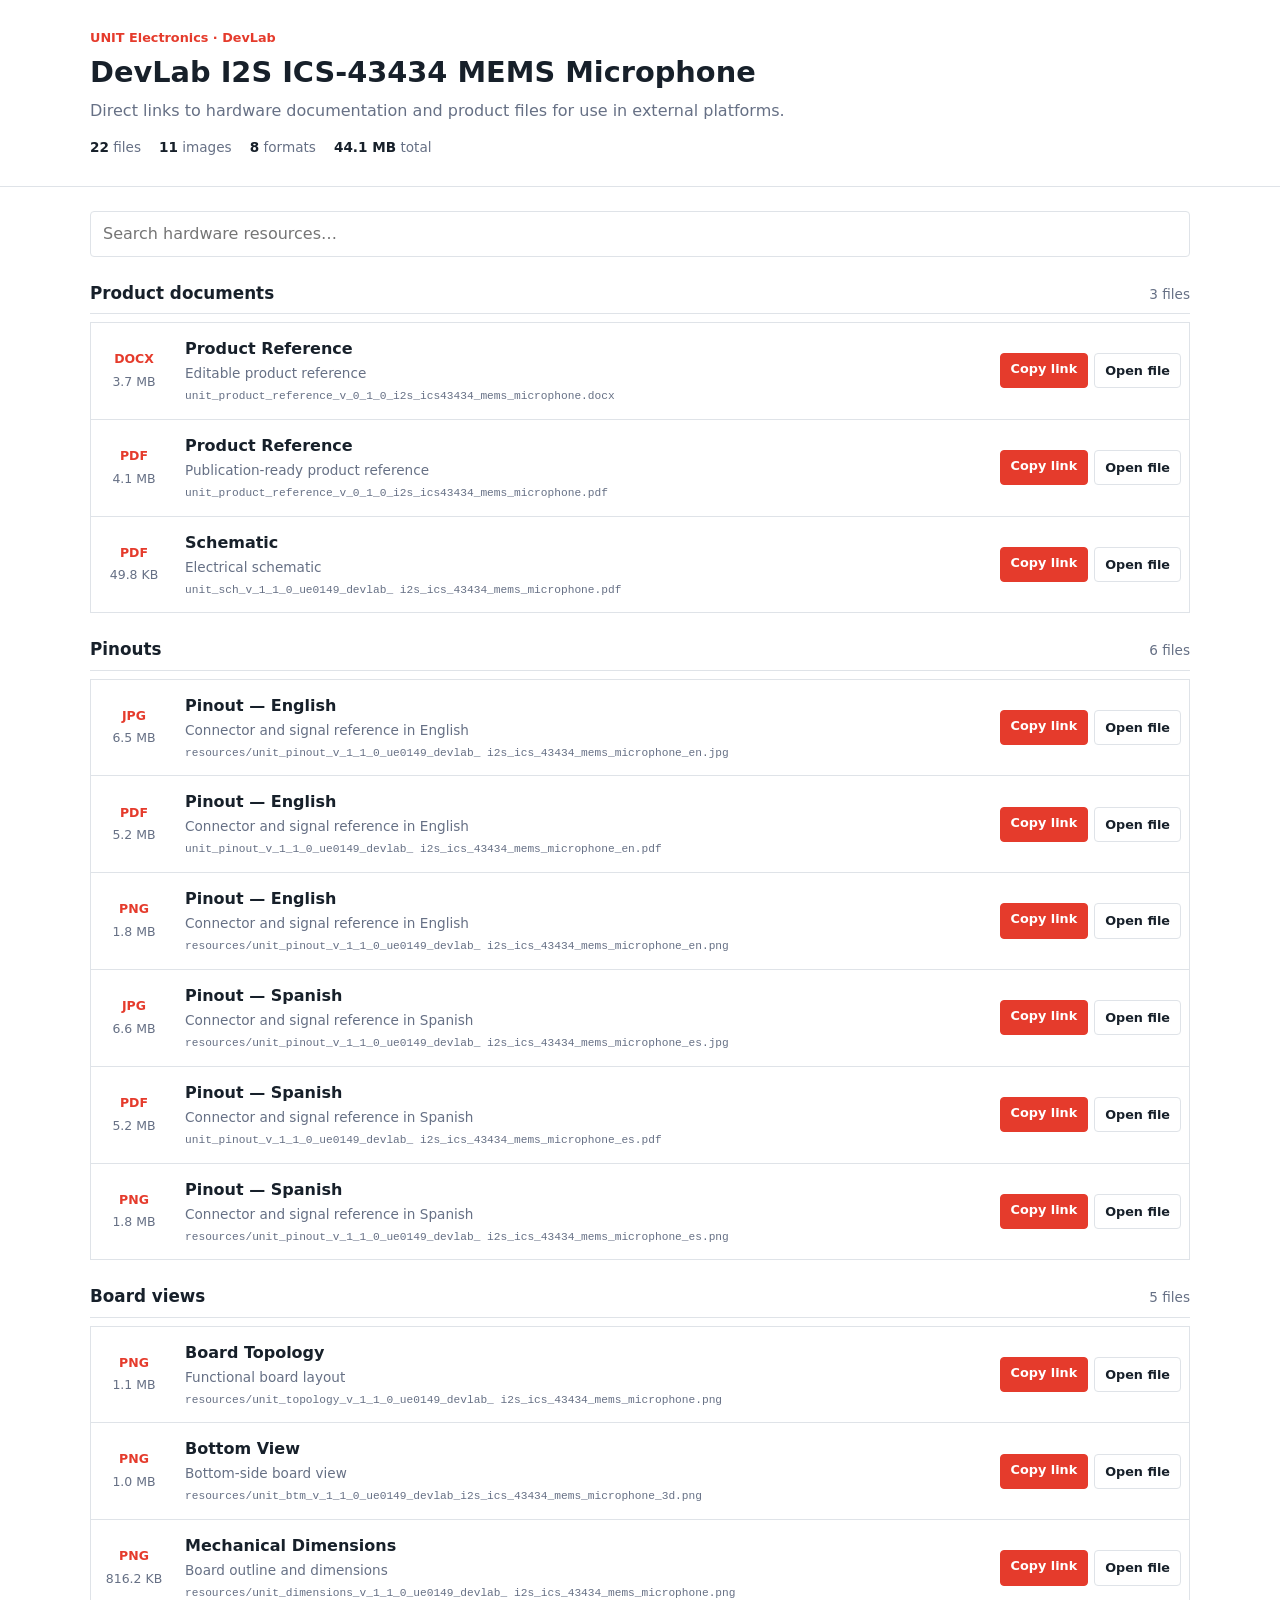
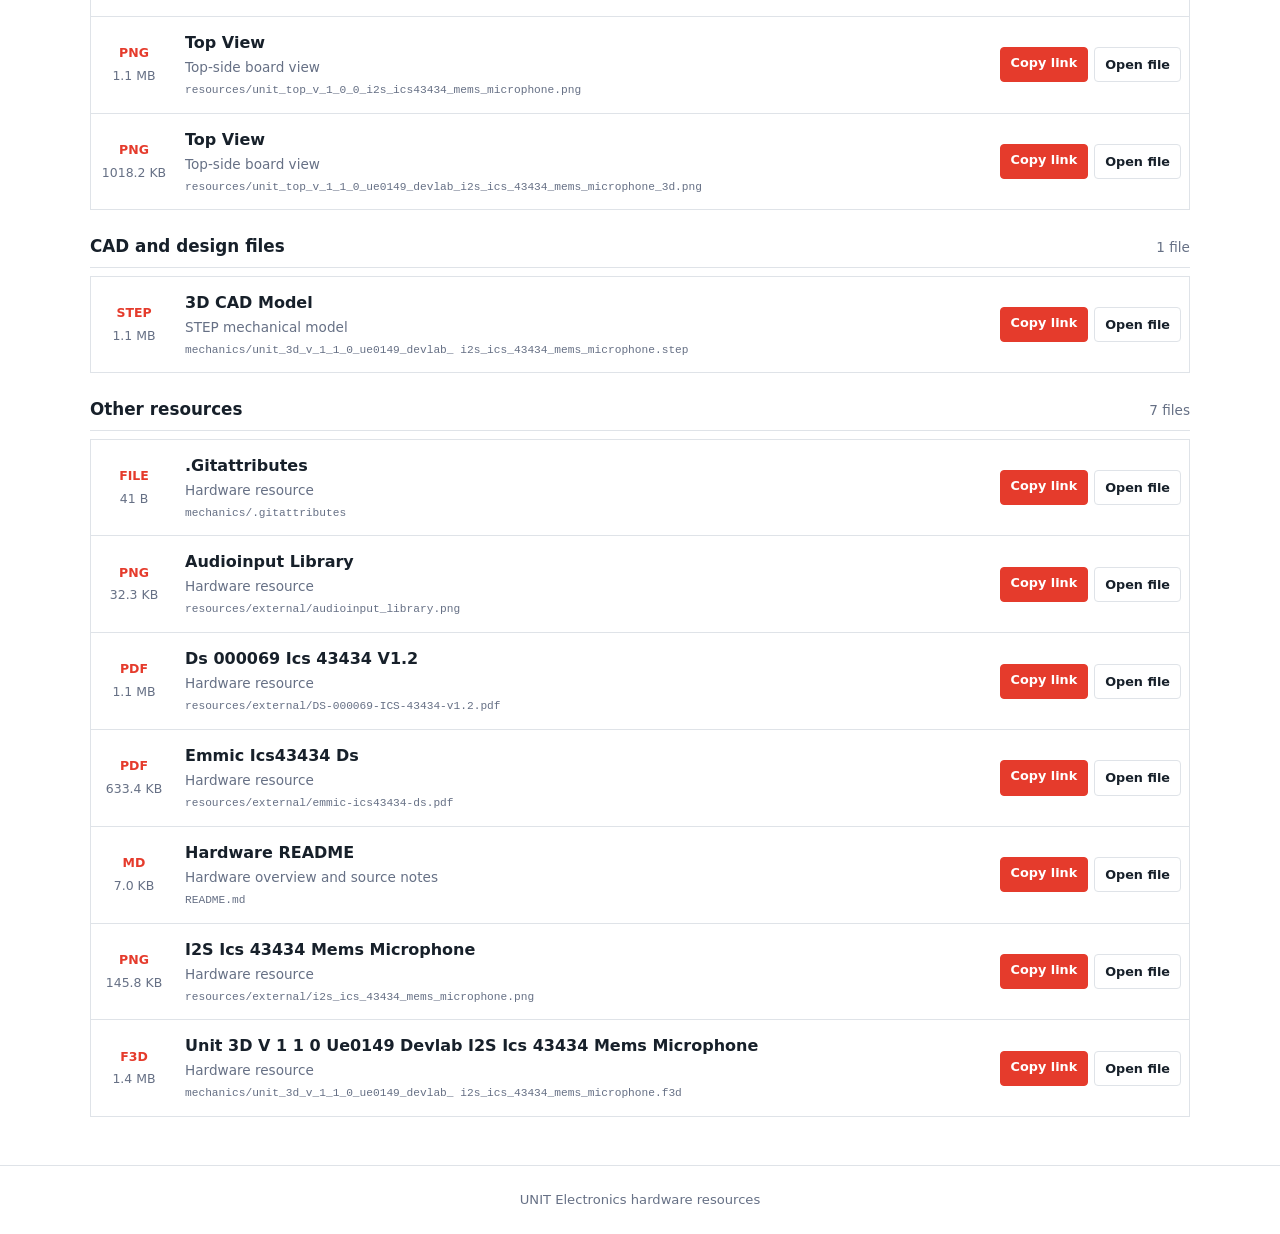
<file: docs/index.html>
<!DOCTYPE html>
<html lang="en">
<head>
  <base href="hardware/">
  <meta charset="UTF-8">
  <meta name="viewport" content="width=device-width, initial-scale=1.0">
  <meta name="description" content="DevLab I2S ICS-43434 MEMS Microphone hardware documentation and downloads">
  <title>DevLab I2S ICS-43434 MEMS Microphone | Hardware Resources</title>
  <style>
    :root {
      --ink: #17202a;
      --muted: #667085;
      --line: #dfe3e8;
      --brand: #e53b2c;
    }
    * { box-sizing: border-box; }
    body {
      margin: 0;
      color: var(--ink);
      font: 16px/1.5 Inter, ui-sans-serif, system-ui, -apple-system, sans-serif;
    }
    .site-header { border-bottom: 1px solid var(--line); }
    .header-content, main {
      width: min(1100px, calc(100% - 32px));
      margin: 0 auto;
    }
    .header-content { padding: 28px 0; }
    .eyebrow {
      margin: 0 0 4px;
      color: var(--brand);
      font-size: .8rem;
      font-weight: 700;
    }
    h1 { margin: 0; font-size: 1.8rem; }
    .subtitle { margin: 5px 0 0; color: var(--muted); }
    .summary {
      display: flex;
      flex-wrap: wrap;
      gap: 18px;
      margin-top: 14px;
      color: var(--muted);
      font-size: .85rem;
    }
    .summary strong { color: var(--ink); }
    main { padding: 24px 0 48px; }
    .toolbar { margin-bottom: 24px; }
    .search {
      width: 100%;
      padding: 10px 12px;
      border: 1px solid var(--line);
      border-radius: 4px;
      color: var(--ink);
      font: inherit;
    }
    .search:focus { outline: 2px solid #f6c4bf; border-color: var(--brand); }
    .resource-section { margin-top: 24px; }
    .section-heading {
      display: flex;
      align-items: baseline;
      justify-content: space-between;
      margin-bottom: 8px;
      border-bottom: 1px solid var(--line);
    }
    .section-heading h2 { margin: 0 0 7px; font-size: 1.05rem; }
    .section-heading span { color: var(--muted); font-size: .85rem; }
    .resource-list { border-top: 1px solid var(--line); }
    .resource-item {
      display: grid;
      grid-template-columns: 70px minmax(0, 1fr) auto;
      align-items: center;
      gap: 16px;
      padding: 14px 8px;
      border: 1px solid var(--line);
      border-top: 0;
    }
    .file-meta { display: grid; gap: 4px; text-align: center; }
    .file-type {
      color: var(--brand);
      font-size: .78rem;
    }
    .file-size { color: var(--muted); font-size: .78rem; }
    .resource-details { min-width: 0; }
    .resource-item h3 { margin: 0; font-size: 1rem; }
    .resource-item p {
      display: inline;
      margin: 0 8px 0 0;
      color: var(--muted);
      font-size: .85rem;
    }
    .resource-item code {
      display: block;
      overflow: hidden;
      margin-top: 3px;
      color: var(--muted);
      font-size: .7rem;
      text-overflow: ellipsis;
      white-space: nowrap;
    }
    .actions { display: flex; gap: 6px; }
    .button {
      display: inline-flex;
      justify-content: center;
      padding: 7px 10px;
      border: 1px solid var(--line);
      border-radius: 4px;
      color: var(--ink);
      background: #fff;
      cursor: pointer;
      text-decoration: none;
      font-size: .8rem;
      font-weight: 600;
      font-family: inherit;
    }
    .button:hover { border-color: #aeb4bd; }
    .button.primary { color: #fff; border-color: var(--brand); background: var(--brand); }
    .empty-state { display: none; padding: 32px 0; color: var(--muted); text-align: center; }
    footer { padding: 24px 16px; border-top: 1px solid var(--line); color: var(--muted); text-align: center; font-size: .82rem; }
    [hidden] { display: none !important; }
    .visually-hidden {
      position: absolute;
      width: 1px;
      height: 1px;
      padding: 0;
      margin: -1px;
      overflow: hidden;
      clip: rect(0, 0, 0, 0);
      white-space: nowrap;
      border: 0;
    }
    @media (max-width: 680px) {
      .resource-item { grid-template-columns: 52px minmax(0, 1fr); }
      .actions { grid-column: 1 / -1; padding-left: 68px; }
    }
  </style>
</head>
<body>
  <header class="site-header">
    <div class="header-content">
      <p class="eyebrow">UNIT Electronics · DevLab</p>
      <h1>DevLab I2S ICS-43434 MEMS Microphone</h1>
      <p class="subtitle">Direct links to hardware documentation and product files for use in external platforms.</p>
      <div class="summary" aria-label="Resource summary">
        <span><strong>22</strong> files</span>
        <span><strong>11</strong> images</span>
        <span><strong>8</strong> formats</span>
        <span><strong>44.1 MB</strong> total</span>
      </div>
    </div>
  </header>
  <main>
    <div class="toolbar">
      <label for="resource-search" class="visually-hidden">Search hardware resources</label>
      <input id="resource-search" class="search" type="search" placeholder="Search hardware resources…" autocomplete="off">
    </div>

      <section class="resource-section">
        <div class="section-heading">
          <h2>Product documents</h2>
          <span>3 files</span>
        </div>
        <div class="resource-list">
        <article class="resource-item" data-search="product reference unit_product_reference_v_0_1_0_i2s_ics43434_mems_microphone.docx editable product reference">
          <div class="file-meta">
            <strong class="file-type">DOCX</strong>
            <span class="file-size">3.7 MB</span>
          </div>
          <div class="resource-details">
            <h3>Product Reference</h3>
            <p>Editable product reference</p>
            <code title="unit_product_reference_v_0_1_0_i2s_ics43434_mems_microphone.docx">unit_product_reference_v_0_1_0_i2s_ics43434_mems_microphone.docx</code>
          </div>
          <div class="actions">
            <button class="button primary copy-link" type="button" data-url="unit_product_reference_v_0_1_0_i2s_ics43434_mems_microphone.docx">Copy link</button>
            <a class="button" href="unit_product_reference_v_0_1_0_i2s_ics43434_mems_microphone.docx" target="_blank" rel="noopener">Open file</a>
          </div>
        </article>

        <article class="resource-item" data-search="product reference unit_product_reference_v_0_1_0_i2s_ics43434_mems_microphone.pdf publication-ready product reference">
          <div class="file-meta">
            <strong class="file-type">PDF</strong>
            <span class="file-size">4.1 MB</span>
          </div>
          <div class="resource-details">
            <h3>Product Reference</h3>
            <p>Publication-ready product reference</p>
            <code title="unit_product_reference_v_0_1_0_i2s_ics43434_mems_microphone.pdf">unit_product_reference_v_0_1_0_i2s_ics43434_mems_microphone.pdf</code>
          </div>
          <div class="actions">
            <button class="button primary copy-link" type="button" data-url="unit_product_reference_v_0_1_0_i2s_ics43434_mems_microphone.pdf">Copy link</button>
            <a class="button" href="unit_product_reference_v_0_1_0_i2s_ics43434_mems_microphone.pdf" target="_blank" rel="noopener">Open file</a>
          </div>
        </article>

        <article class="resource-item" data-search="schematic unit_sch_v_1_1_0_ue0149_devlab_ i2s_ics_43434_mems_microphone.pdf electrical schematic">
          <div class="file-meta">
            <strong class="file-type">PDF</strong>
            <span class="file-size">49.8 KB</span>
          </div>
          <div class="resource-details">
            <h3>Schematic</h3>
            <p>Electrical schematic</p>
            <code title="unit_sch_v_1_1_0_ue0149_devlab_ i2s_ics_43434_mems_microphone.pdf">unit_sch_v_1_1_0_ue0149_devlab_ i2s_ics_43434_mems_microphone.pdf</code>
          </div>
          <div class="actions">
            <button class="button primary copy-link" type="button" data-url="unit_sch_v_1_1_0_ue0149_devlab_%20i2s_ics_43434_mems_microphone.pdf">Copy link</button>
            <a class="button" href="unit_sch_v_1_1_0_ue0149_devlab_%20i2s_ics_43434_mems_microphone.pdf" target="_blank" rel="noopener">Open file</a>
          </div>
        </article>
        </div>
      </section>
      <section class="resource-section">
        <div class="section-heading">
          <h2>Pinouts</h2>
          <span>6 files</span>
        </div>
        <div class="resource-list">
        <article class="resource-item" data-search="pinout — english resources/unit_pinout_v_1_1_0_ue0149_devlab_ i2s_ics_43434_mems_microphone_en.jpg connector and signal reference in english">
          <div class="file-meta">
            <strong class="file-type">JPG</strong>
            <span class="file-size">6.5 MB</span>
          </div>
          <div class="resource-details">
            <h3>Pinout — English</h3>
            <p>Connector and signal reference in English</p>
            <code title="resources/unit_pinout_v_1_1_0_ue0149_devlab_ i2s_ics_43434_mems_microphone_en.jpg">resources/unit_pinout_v_1_1_0_ue0149_devlab_ i2s_ics_43434_mems_microphone_en.jpg</code>
          </div>
          <div class="actions">
            <button class="button primary copy-link" type="button" data-url="resources/unit_pinout_v_1_1_0_ue0149_devlab_%20i2s_ics_43434_mems_microphone_en.jpg">Copy link</button>
            <a class="button" href="resources/unit_pinout_v_1_1_0_ue0149_devlab_%20i2s_ics_43434_mems_microphone_en.jpg" target="_blank" rel="noopener">Open file</a>
          </div>
        </article>

        <article class="resource-item" data-search="pinout — english unit_pinout_v_1_1_0_ue0149_devlab_ i2s_ics_43434_mems_microphone_en.pdf connector and signal reference in english">
          <div class="file-meta">
            <strong class="file-type">PDF</strong>
            <span class="file-size">5.2 MB</span>
          </div>
          <div class="resource-details">
            <h3>Pinout — English</h3>
            <p>Connector and signal reference in English</p>
            <code title="unit_pinout_v_1_1_0_ue0149_devlab_ i2s_ics_43434_mems_microphone_en.pdf">unit_pinout_v_1_1_0_ue0149_devlab_ i2s_ics_43434_mems_microphone_en.pdf</code>
          </div>
          <div class="actions">
            <button class="button primary copy-link" type="button" data-url="unit_pinout_v_1_1_0_ue0149_devlab_%20i2s_ics_43434_mems_microphone_en.pdf">Copy link</button>
            <a class="button" href="unit_pinout_v_1_1_0_ue0149_devlab_%20i2s_ics_43434_mems_microphone_en.pdf" target="_blank" rel="noopener">Open file</a>
          </div>
        </article>

        <article class="resource-item" data-search="pinout — english resources/unit_pinout_v_1_1_0_ue0149_devlab_ i2s_ics_43434_mems_microphone_en.png connector and signal reference in english">
          <div class="file-meta">
            <strong class="file-type">PNG</strong>
            <span class="file-size">1.8 MB</span>
          </div>
          <div class="resource-details">
            <h3>Pinout — English</h3>
            <p>Connector and signal reference in English</p>
            <code title="resources/unit_pinout_v_1_1_0_ue0149_devlab_ i2s_ics_43434_mems_microphone_en.png">resources/unit_pinout_v_1_1_0_ue0149_devlab_ i2s_ics_43434_mems_microphone_en.png</code>
          </div>
          <div class="actions">
            <button class="button primary copy-link" type="button" data-url="resources/unit_pinout_v_1_1_0_ue0149_devlab_%20i2s_ics_43434_mems_microphone_en.png">Copy link</button>
            <a class="button" href="resources/unit_pinout_v_1_1_0_ue0149_devlab_%20i2s_ics_43434_mems_microphone_en.png" target="_blank" rel="noopener">Open file</a>
          </div>
        </article>

        <article class="resource-item" data-search="pinout — spanish resources/unit_pinout_v_1_1_0_ue0149_devlab_ i2s_ics_43434_mems_microphone_es.jpg connector and signal reference in spanish">
          <div class="file-meta">
            <strong class="file-type">JPG</strong>
            <span class="file-size">6.6 MB</span>
          </div>
          <div class="resource-details">
            <h3>Pinout — Spanish</h3>
            <p>Connector and signal reference in Spanish</p>
            <code title="resources/unit_pinout_v_1_1_0_ue0149_devlab_ i2s_ics_43434_mems_microphone_es.jpg">resources/unit_pinout_v_1_1_0_ue0149_devlab_ i2s_ics_43434_mems_microphone_es.jpg</code>
          </div>
          <div class="actions">
            <button class="button primary copy-link" type="button" data-url="resources/unit_pinout_v_1_1_0_ue0149_devlab_%20i2s_ics_43434_mems_microphone_es.jpg">Copy link</button>
            <a class="button" href="resources/unit_pinout_v_1_1_0_ue0149_devlab_%20i2s_ics_43434_mems_microphone_es.jpg" target="_blank" rel="noopener">Open file</a>
          </div>
        </article>

        <article class="resource-item" data-search="pinout — spanish unit_pinout_v_1_1_0_ue0149_devlab_ i2s_ics_43434_mems_microphone_es.pdf connector and signal reference in spanish">
          <div class="file-meta">
            <strong class="file-type">PDF</strong>
            <span class="file-size">5.2 MB</span>
          </div>
          <div class="resource-details">
            <h3>Pinout — Spanish</h3>
            <p>Connector and signal reference in Spanish</p>
            <code title="unit_pinout_v_1_1_0_ue0149_devlab_ i2s_ics_43434_mems_microphone_es.pdf">unit_pinout_v_1_1_0_ue0149_devlab_ i2s_ics_43434_mems_microphone_es.pdf</code>
          </div>
          <div class="actions">
            <button class="button primary copy-link" type="button" data-url="unit_pinout_v_1_1_0_ue0149_devlab_%20i2s_ics_43434_mems_microphone_es.pdf">Copy link</button>
            <a class="button" href="unit_pinout_v_1_1_0_ue0149_devlab_%20i2s_ics_43434_mems_microphone_es.pdf" target="_blank" rel="noopener">Open file</a>
          </div>
        </article>

        <article class="resource-item" data-search="pinout — spanish resources/unit_pinout_v_1_1_0_ue0149_devlab_ i2s_ics_43434_mems_microphone_es.png connector and signal reference in spanish">
          <div class="file-meta">
            <strong class="file-type">PNG</strong>
            <span class="file-size">1.8 MB</span>
          </div>
          <div class="resource-details">
            <h3>Pinout — Spanish</h3>
            <p>Connector and signal reference in Spanish</p>
            <code title="resources/unit_pinout_v_1_1_0_ue0149_devlab_ i2s_ics_43434_mems_microphone_es.png">resources/unit_pinout_v_1_1_0_ue0149_devlab_ i2s_ics_43434_mems_microphone_es.png</code>
          </div>
          <div class="actions">
            <button class="button primary copy-link" type="button" data-url="resources/unit_pinout_v_1_1_0_ue0149_devlab_%20i2s_ics_43434_mems_microphone_es.png">Copy link</button>
            <a class="button" href="resources/unit_pinout_v_1_1_0_ue0149_devlab_%20i2s_ics_43434_mems_microphone_es.png" target="_blank" rel="noopener">Open file</a>
          </div>
        </article>
        </div>
      </section>
      <section class="resource-section">
        <div class="section-heading">
          <h2>Board views</h2>
          <span>5 files</span>
        </div>
        <div class="resource-list">
        <article class="resource-item" data-search="board topology resources/unit_topology_v_1_1_0_ue0149_devlab_ i2s_ics_43434_mems_microphone.png functional board layout">
          <div class="file-meta">
            <strong class="file-type">PNG</strong>
            <span class="file-size">1.1 MB</span>
          </div>
          <div class="resource-details">
            <h3>Board Topology</h3>
            <p>Functional board layout</p>
            <code title="resources/unit_topology_v_1_1_0_ue0149_devlab_ i2s_ics_43434_mems_microphone.png">resources/unit_topology_v_1_1_0_ue0149_devlab_ i2s_ics_43434_mems_microphone.png</code>
          </div>
          <div class="actions">
            <button class="button primary copy-link" type="button" data-url="resources/unit_topology_v_1_1_0_ue0149_devlab_%20i2s_ics_43434_mems_microphone.png">Copy link</button>
            <a class="button" href="resources/unit_topology_v_1_1_0_ue0149_devlab_%20i2s_ics_43434_mems_microphone.png" target="_blank" rel="noopener">Open file</a>
          </div>
        </article>

        <article class="resource-item" data-search="bottom view resources/unit_btm_v_1_1_0_ue0149_devlab_i2s_ics_43434_mems_microphone_3d.png bottom-side board view">
          <div class="file-meta">
            <strong class="file-type">PNG</strong>
            <span class="file-size">1.0 MB</span>
          </div>
          <div class="resource-details">
            <h3>Bottom View</h3>
            <p>Bottom-side board view</p>
            <code title="resources/unit_btm_v_1_1_0_ue0149_devlab_i2s_ics_43434_mems_microphone_3d.png">resources/unit_btm_v_1_1_0_ue0149_devlab_i2s_ics_43434_mems_microphone_3d.png</code>
          </div>
          <div class="actions">
            <button class="button primary copy-link" type="button" data-url="resources/unit_btm_v_1_1_0_ue0149_devlab_i2s_ics_43434_mems_microphone_3d.png">Copy link</button>
            <a class="button" href="resources/unit_btm_v_1_1_0_ue0149_devlab_i2s_ics_43434_mems_microphone_3d.png" target="_blank" rel="noopener">Open file</a>
          </div>
        </article>

        <article class="resource-item" data-search="mechanical dimensions resources/unit_dimensions_v_1_1_0_ue0149_devlab_ i2s_ics_43434_mems_microphone.png board outline and dimensions">
          <div class="file-meta">
            <strong class="file-type">PNG</strong>
            <span class="file-size">816.2 KB</span>
          </div>
          <div class="resource-details">
            <h3>Mechanical Dimensions</h3>
            <p>Board outline and dimensions</p>
            <code title="resources/unit_dimensions_v_1_1_0_ue0149_devlab_ i2s_ics_43434_mems_microphone.png">resources/unit_dimensions_v_1_1_0_ue0149_devlab_ i2s_ics_43434_mems_microphone.png</code>
          </div>
          <div class="actions">
            <button class="button primary copy-link" type="button" data-url="resources/unit_dimensions_v_1_1_0_ue0149_devlab_%20i2s_ics_43434_mems_microphone.png">Copy link</button>
            <a class="button" href="resources/unit_dimensions_v_1_1_0_ue0149_devlab_%20i2s_ics_43434_mems_microphone.png" target="_blank" rel="noopener">Open file</a>
          </div>
        </article>

        <article class="resource-item" data-search="top view resources/unit_top_v_1_0_0_i2s_ics43434_mems_microphone.png top-side board view">
          <div class="file-meta">
            <strong class="file-type">PNG</strong>
            <span class="file-size">1.1 MB</span>
          </div>
          <div class="resource-details">
            <h3>Top View</h3>
            <p>Top-side board view</p>
            <code title="resources/unit_top_v_1_0_0_i2s_ics43434_mems_microphone.png">resources/unit_top_v_1_0_0_i2s_ics43434_mems_microphone.png</code>
          </div>
          <div class="actions">
            <button class="button primary copy-link" type="button" data-url="resources/unit_top_v_1_0_0_i2s_ics43434_mems_microphone.png">Copy link</button>
            <a class="button" href="resources/unit_top_v_1_0_0_i2s_ics43434_mems_microphone.png" target="_blank" rel="noopener">Open file</a>
          </div>
        </article>

        <article class="resource-item" data-search="top view resources/unit_top_v_1_1_0_ue0149_devlab_i2s_ics_43434_mems_microphone_3d.png top-side board view">
          <div class="file-meta">
            <strong class="file-type">PNG</strong>
            <span class="file-size">1018.2 KB</span>
          </div>
          <div class="resource-details">
            <h3>Top View</h3>
            <p>Top-side board view</p>
            <code title="resources/unit_top_v_1_1_0_ue0149_devlab_i2s_ics_43434_mems_microphone_3d.png">resources/unit_top_v_1_1_0_ue0149_devlab_i2s_ics_43434_mems_microphone_3d.png</code>
          </div>
          <div class="actions">
            <button class="button primary copy-link" type="button" data-url="resources/unit_top_v_1_1_0_ue0149_devlab_i2s_ics_43434_mems_microphone_3d.png">Copy link</button>
            <a class="button" href="resources/unit_top_v_1_1_0_ue0149_devlab_i2s_ics_43434_mems_microphone_3d.png" target="_blank" rel="noopener">Open file</a>
          </div>
        </article>
        </div>
      </section>
      <section class="resource-section">
        <div class="section-heading">
          <h2>CAD and design files</h2>
          <span>1 file</span>
        </div>
        <div class="resource-list">
        <article class="resource-item" data-search="3d cad model mechanics/unit_3d_v_1_1_0_ue0149_devlab_ i2s_ics_43434_mems_microphone.step step mechanical model">
          <div class="file-meta">
            <strong class="file-type">STEP</strong>
            <span class="file-size">1.1 MB</span>
          </div>
          <div class="resource-details">
            <h3>3D CAD Model</h3>
            <p>STEP mechanical model</p>
            <code title="mechanics/unit_3d_v_1_1_0_ue0149_devlab_ i2s_ics_43434_mems_microphone.step">mechanics/unit_3d_v_1_1_0_ue0149_devlab_ i2s_ics_43434_mems_microphone.step</code>
          </div>
          <div class="actions">
            <button class="button primary copy-link" type="button" data-url="mechanics/unit_3d_v_1_1_0_ue0149_devlab_%20i2s_ics_43434_mems_microphone.step">Copy link</button>
            <a class="button" href="mechanics/unit_3d_v_1_1_0_ue0149_devlab_%20i2s_ics_43434_mems_microphone.step" target="_blank" rel="noopener">Open file</a>
          </div>
        </article>
        </div>
      </section>
      <section class="resource-section">
        <div class="section-heading">
          <h2>Other resources</h2>
          <span>7 files</span>
        </div>
        <div class="resource-list">
        <article class="resource-item" data-search=".gitattributes mechanics/.gitattributes hardware resource">
          <div class="file-meta">
            <strong class="file-type">FILE</strong>
            <span class="file-size">41 B</span>
          </div>
          <div class="resource-details">
            <h3>.Gitattributes</h3>
            <p>Hardware resource</p>
            <code title="mechanics/.gitattributes">mechanics/.gitattributes</code>
          </div>
          <div class="actions">
            <button class="button primary copy-link" type="button" data-url="mechanics/.gitattributes">Copy link</button>
            <a class="button" href="mechanics/.gitattributes" target="_blank" rel="noopener">Open file</a>
          </div>
        </article>

        <article class="resource-item" data-search="audioinput library resources/external/audioinput_library.png hardware resource">
          <div class="file-meta">
            <strong class="file-type">PNG</strong>
            <span class="file-size">32.3 KB</span>
          </div>
          <div class="resource-details">
            <h3>Audioinput Library</h3>
            <p>Hardware resource</p>
            <code title="resources/external/audioinput_library.png">resources/external/audioinput_library.png</code>
          </div>
          <div class="actions">
            <button class="button primary copy-link" type="button" data-url="resources/external/audioinput_library.png">Copy link</button>
            <a class="button" href="resources/external/audioinput_library.png" target="_blank" rel="noopener">Open file</a>
          </div>
        </article>

        <article class="resource-item" data-search="ds 000069 ics 43434 v1.2 resources/external/ds-000069-ics-43434-v1.2.pdf hardware resource">
          <div class="file-meta">
            <strong class="file-type">PDF</strong>
            <span class="file-size">1.1 MB</span>
          </div>
          <div class="resource-details">
            <h3>Ds 000069 Ics 43434 V1.2</h3>
            <p>Hardware resource</p>
            <code title="resources/external/DS-000069-ICS-43434-v1.2.pdf">resources/external/DS-000069-ICS-43434-v1.2.pdf</code>
          </div>
          <div class="actions">
            <button class="button primary copy-link" type="button" data-url="resources/external/DS-000069-ICS-43434-v1.2.pdf">Copy link</button>
            <a class="button" href="resources/external/DS-000069-ICS-43434-v1.2.pdf" target="_blank" rel="noopener">Open file</a>
          </div>
        </article>

        <article class="resource-item" data-search="emmic ics43434 ds resources/external/emmic-ics43434-ds.pdf hardware resource">
          <div class="file-meta">
            <strong class="file-type">PDF</strong>
            <span class="file-size">633.4 KB</span>
          </div>
          <div class="resource-details">
            <h3>Emmic Ics43434 Ds</h3>
            <p>Hardware resource</p>
            <code title="resources/external/emmic-ics43434-ds.pdf">resources/external/emmic-ics43434-ds.pdf</code>
          </div>
          <div class="actions">
            <button class="button primary copy-link" type="button" data-url="resources/external/emmic-ics43434-ds.pdf">Copy link</button>
            <a class="button" href="resources/external/emmic-ics43434-ds.pdf" target="_blank" rel="noopener">Open file</a>
          </div>
        </article>

        <article class="resource-item" data-search="hardware readme readme.md hardware overview and source notes">
          <div class="file-meta">
            <strong class="file-type">MD</strong>
            <span class="file-size">7.0 KB</span>
          </div>
          <div class="resource-details">
            <h3>Hardware README</h3>
            <p>Hardware overview and source notes</p>
            <code title="README.md">README.md</code>
          </div>
          <div class="actions">
            <button class="button primary copy-link" type="button" data-url="README.md">Copy link</button>
            <a class="button" href="README.md" target="_blank" rel="noopener">Open file</a>
          </div>
        </article>

        <article class="resource-item" data-search="i2s ics 43434 mems microphone resources/external/i2s_ics_43434_mems_microphone.png hardware resource">
          <div class="file-meta">
            <strong class="file-type">PNG</strong>
            <span class="file-size">145.8 KB</span>
          </div>
          <div class="resource-details">
            <h3>I2S Ics 43434 Mems Microphone</h3>
            <p>Hardware resource</p>
            <code title="resources/external/i2s_ics_43434_mems_microphone.png">resources/external/i2s_ics_43434_mems_microphone.png</code>
          </div>
          <div class="actions">
            <button class="button primary copy-link" type="button" data-url="resources/external/i2s_ics_43434_mems_microphone.png">Copy link</button>
            <a class="button" href="resources/external/i2s_ics_43434_mems_microphone.png" target="_blank" rel="noopener">Open file</a>
          </div>
        </article>

        <article class="resource-item" data-search="unit 3d v 1 1 0 ue0149 devlab  i2s ics 43434 mems microphone mechanics/unit_3d_v_1_1_0_ue0149_devlab_ i2s_ics_43434_mems_microphone.f3d hardware resource">
          <div class="file-meta">
            <strong class="file-type">F3D</strong>
            <span class="file-size">1.4 MB</span>
          </div>
          <div class="resource-details">
            <h3>Unit 3D V 1 1 0 Ue0149 Devlab  I2S Ics 43434 Mems Microphone</h3>
            <p>Hardware resource</p>
            <code title="mechanics/unit_3d_v_1_1_0_ue0149_devlab_ i2s_ics_43434_mems_microphone.f3d">mechanics/unit_3d_v_1_1_0_ue0149_devlab_ i2s_ics_43434_mems_microphone.f3d</code>
          </div>
          <div class="actions">
            <button class="button primary copy-link" type="button" data-url="mechanics/unit_3d_v_1_1_0_ue0149_devlab_%20i2s_ics_43434_mems_microphone.f3d">Copy link</button>
            <a class="button" href="mechanics/unit_3d_v_1_1_0_ue0149_devlab_%20i2s_ics_43434_mems_microphone.f3d" target="_blank" rel="noopener">Open file</a>
          </div>
        </article>
        </div>
      </section>
    <p id="empty-state" class="empty-state">No resources match your search.</p>
  </main>
  <footer>UNIT Electronics hardware resources</footer>
  <script>
    const search = document.getElementById('resource-search');
    const sections = [...document.querySelectorAll('.resource-section')];
    const emptyState = document.getElementById('empty-state');
    const copyText = async (text) => {
      try {
        await navigator.clipboard.writeText(text);
      } catch (error) {
        const input = document.createElement('textarea');
        input.value = text;
        input.style.position = 'fixed';
        input.style.opacity = '0';
        document.body.appendChild(input);
        input.select();
        document.execCommand('copy');
        input.remove();
      }
    };
    document.querySelectorAll('.copy-link').forEach((button) => {
      button.addEventListener('click', async () => {
        const absoluteUrl = new URL(button.dataset.url, document.baseURI).href;
        await copyText(absoluteUrl);
        const originalLabel = button.textContent;
        button.textContent = 'Copied';
        setTimeout(() => { button.textContent = originalLabel; }, 1600);
      });
    });
    search.addEventListener('input', () => {
      const query = search.value.trim().toLowerCase();
      let visibleCards = 0;
      sections.forEach((section) => {
        let sectionCards = 0;
        section.querySelectorAll('.resource-item').forEach((card) => {
          const match = card.dataset.search.includes(query);
          card.hidden = !match;
          sectionCards += Number(match);
        });
        section.hidden = sectionCards === 0;
        visibleCards += sectionCards;
      });
      emptyState.style.display = visibleCards ? 'none' : 'block';
    });
  </script>
</body>
</html>
</file>
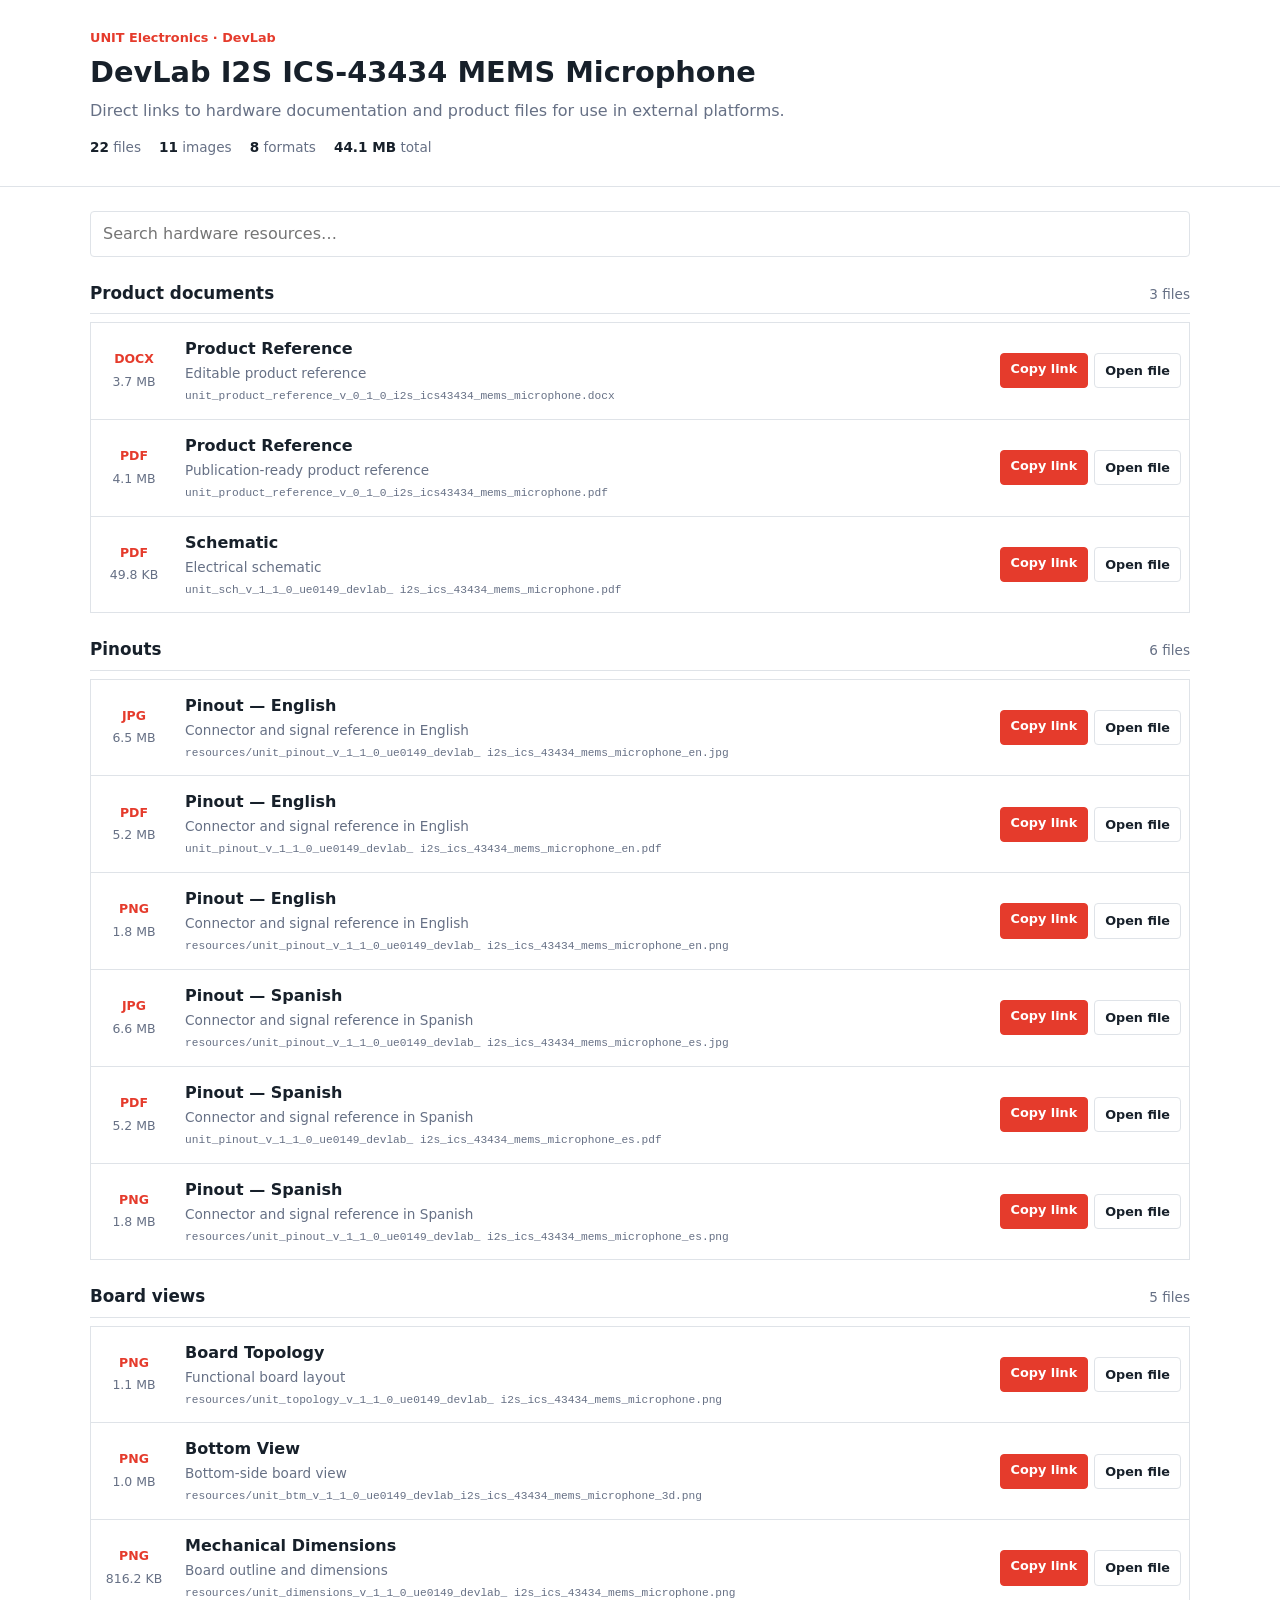
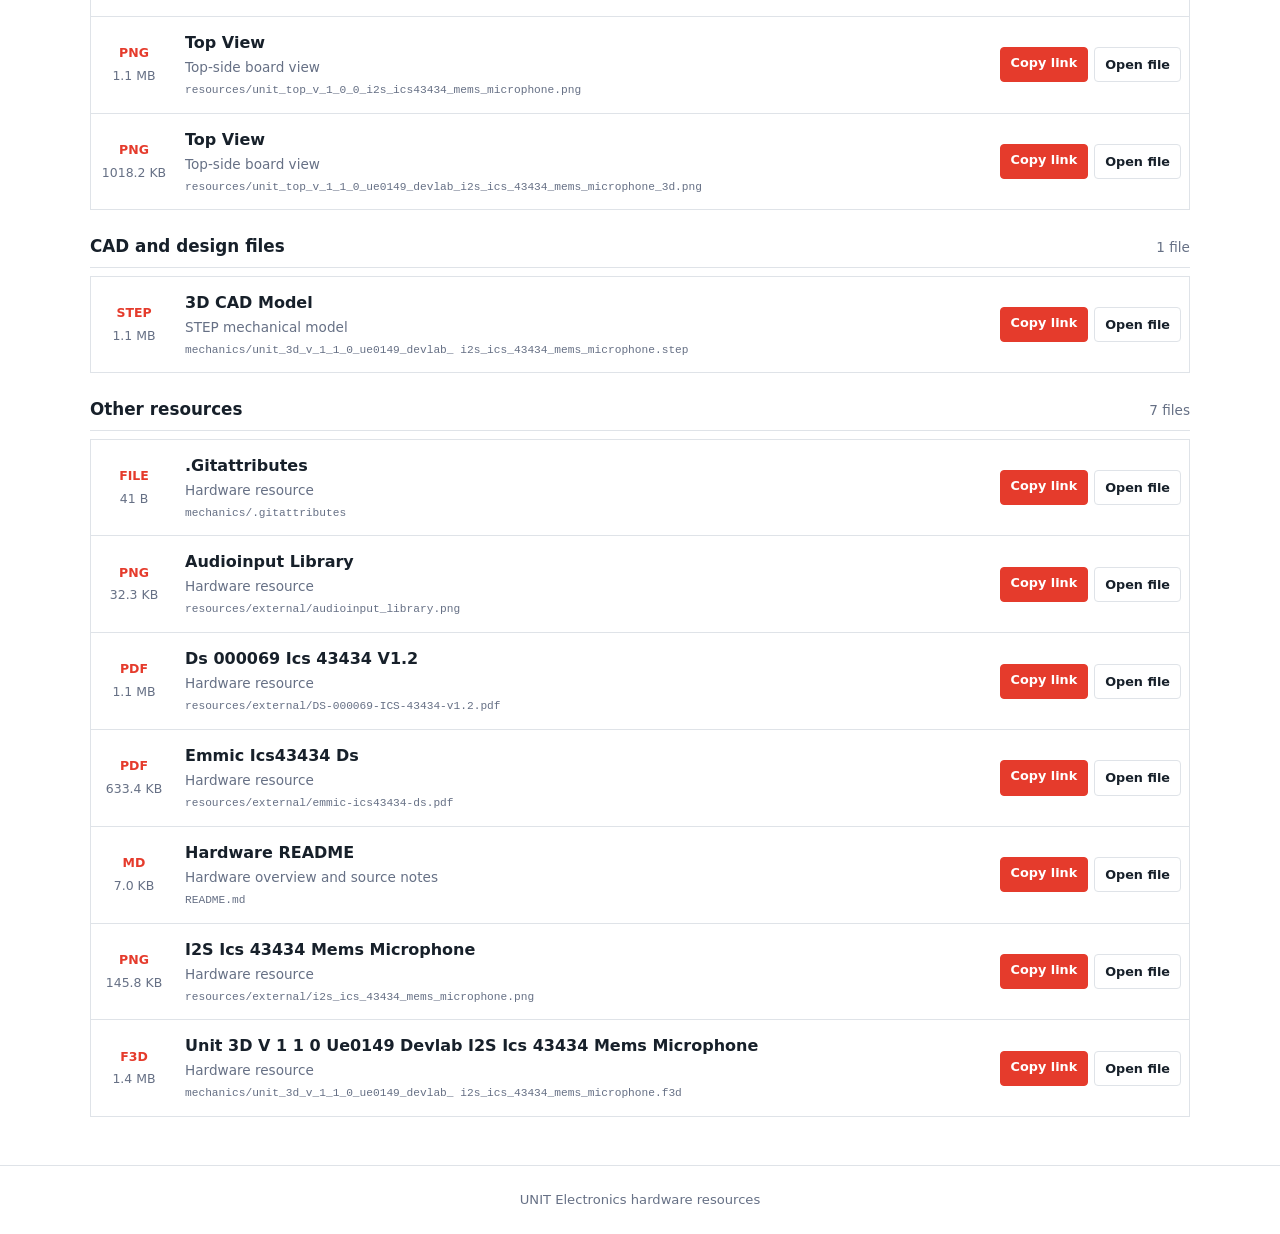
<file: docs/hardware/index.html>
<!DOCTYPE html>
<html lang="en">
<head>
  <meta charset="UTF-8">
  <meta name="viewport" content="width=device-width, initial-scale=1.0">
  <meta name="description" content="DevLab I2S ICS-43434 MEMS Microphone hardware documentation and downloads">
  <title>DevLab I2S ICS-43434 MEMS Microphone | Hardware Resources</title>
  <style>
    :root {
      --ink: #17202a;
      --muted: #667085;
      --line: #dfe3e8;
      --brand: #e53b2c;
    }
    * { box-sizing: border-box; }
    body {
      margin: 0;
      color: var(--ink);
      font: 16px/1.5 Inter, ui-sans-serif, system-ui, -apple-system, sans-serif;
    }
    .site-header { border-bottom: 1px solid var(--line); }
    .header-content, main {
      width: min(1100px, calc(100% - 32px));
      margin: 0 auto;
    }
    .header-content { padding: 28px 0; }
    .eyebrow {
      margin: 0 0 4px;
      color: var(--brand);
      font-size: .8rem;
      font-weight: 700;
    }
    h1 { margin: 0; font-size: 1.8rem; }
    .subtitle { margin: 5px 0 0; color: var(--muted); }
    .summary {
      display: flex;
      flex-wrap: wrap;
      gap: 18px;
      margin-top: 14px;
      color: var(--muted);
      font-size: .85rem;
    }
    .summary strong { color: var(--ink); }
    main { padding: 24px 0 48px; }
    .toolbar { margin-bottom: 24px; }
    .search {
      width: 100%;
      padding: 10px 12px;
      border: 1px solid var(--line);
      border-radius: 4px;
      color: var(--ink);
      font: inherit;
    }
    .search:focus { outline: 2px solid #f6c4bf; border-color: var(--brand); }
    .resource-section { margin-top: 24px; }
    .section-heading {
      display: flex;
      align-items: baseline;
      justify-content: space-between;
      margin-bottom: 8px;
      border-bottom: 1px solid var(--line);
    }
    .section-heading h2 { margin: 0 0 7px; font-size: 1.05rem; }
    .section-heading span { color: var(--muted); font-size: .85rem; }
    .resource-list { border-top: 1px solid var(--line); }
    .resource-item {
      display: grid;
      grid-template-columns: 70px minmax(0, 1fr) auto;
      align-items: center;
      gap: 16px;
      padding: 14px 8px;
      border: 1px solid var(--line);
      border-top: 0;
    }
    .file-meta { display: grid; gap: 4px; text-align: center; }
    .file-type {
      color: var(--brand);
      font-size: .78rem;
    }
    .file-size { color: var(--muted); font-size: .78rem; }
    .resource-details { min-width: 0; }
    .resource-item h3 { margin: 0; font-size: 1rem; }
    .resource-item p {
      display: inline;
      margin: 0 8px 0 0;
      color: var(--muted);
      font-size: .85rem;
    }
    .resource-item code {
      display: block;
      overflow: hidden;
      margin-top: 3px;
      color: var(--muted);
      font-size: .7rem;
      text-overflow: ellipsis;
      white-space: nowrap;
    }
    .actions { display: flex; gap: 6px; }
    .button {
      display: inline-flex;
      justify-content: center;
      padding: 7px 10px;
      border: 1px solid var(--line);
      border-radius: 4px;
      color: var(--ink);
      background: #fff;
      cursor: pointer;
      text-decoration: none;
      font-size: .8rem;
      font-weight: 600;
      font-family: inherit;
    }
    .button:hover { border-color: #aeb4bd; }
    .button.primary { color: #fff; border-color: var(--brand); background: var(--brand); }
    .empty-state { display: none; padding: 32px 0; color: var(--muted); text-align: center; }
    footer { padding: 24px 16px; border-top: 1px solid var(--line); color: var(--muted); text-align: center; font-size: .82rem; }
    [hidden] { display: none !important; }
    .visually-hidden {
      position: absolute;
      width: 1px;
      height: 1px;
      padding: 0;
      margin: -1px;
      overflow: hidden;
      clip: rect(0, 0, 0, 0);
      white-space: nowrap;
      border: 0;
    }
    @media (max-width: 680px) {
      .resource-item { grid-template-columns: 52px minmax(0, 1fr); }
      .actions { grid-column: 1 / -1; padding-left: 68px; }
    }
  </style>
</head>
<body>
  <header class="site-header">
    <div class="header-content">
      <p class="eyebrow">UNIT Electronics · DevLab</p>
      <h1>DevLab I2S ICS-43434 MEMS Microphone</h1>
      <p class="subtitle">Direct links to hardware documentation and product files for use in external platforms.</p>
      <div class="summary" aria-label="Resource summary">
        <span><strong>22</strong> files</span>
        <span><strong>11</strong> images</span>
        <span><strong>8</strong> formats</span>
        <span><strong>44.1 MB</strong> total</span>
      </div>
    </div>
  </header>
  <main>
    <div class="toolbar">
      <label for="resource-search" class="visually-hidden">Search hardware resources</label>
      <input id="resource-search" class="search" type="search" placeholder="Search hardware resources…" autocomplete="off">
    </div>

      <section class="resource-section">
        <div class="section-heading">
          <h2>Product documents</h2>
          <span>3 files</span>
        </div>
        <div class="resource-list">
        <article class="resource-item" data-search="product reference unit_product_reference_v_0_1_0_i2s_ics43434_mems_microphone.docx editable product reference">
          <div class="file-meta">
            <strong class="file-type">DOCX</strong>
            <span class="file-size">3.7 MB</span>
          </div>
          <div class="resource-details">
            <h3>Product Reference</h3>
            <p>Editable product reference</p>
            <code title="unit_product_reference_v_0_1_0_i2s_ics43434_mems_microphone.docx">unit_product_reference_v_0_1_0_i2s_ics43434_mems_microphone.docx</code>
          </div>
          <div class="actions">
            <button class="button primary copy-link" type="button" data-url="unit_product_reference_v_0_1_0_i2s_ics43434_mems_microphone.docx">Copy link</button>
            <a class="button" href="unit_product_reference_v_0_1_0_i2s_ics43434_mems_microphone.docx" target="_blank" rel="noopener">Open file</a>
          </div>
        </article>

        <article class="resource-item" data-search="product reference unit_product_reference_v_0_1_0_i2s_ics43434_mems_microphone.pdf publication-ready product reference">
          <div class="file-meta">
            <strong class="file-type">PDF</strong>
            <span class="file-size">4.1 MB</span>
          </div>
          <div class="resource-details">
            <h3>Product Reference</h3>
            <p>Publication-ready product reference</p>
            <code title="unit_product_reference_v_0_1_0_i2s_ics43434_mems_microphone.pdf">unit_product_reference_v_0_1_0_i2s_ics43434_mems_microphone.pdf</code>
          </div>
          <div class="actions">
            <button class="button primary copy-link" type="button" data-url="unit_product_reference_v_0_1_0_i2s_ics43434_mems_microphone.pdf">Copy link</button>
            <a class="button" href="unit_product_reference_v_0_1_0_i2s_ics43434_mems_microphone.pdf" target="_blank" rel="noopener">Open file</a>
          </div>
        </article>

        <article class="resource-item" data-search="schematic unit_sch_v_1_1_0_ue0149_devlab_ i2s_ics_43434_mems_microphone.pdf electrical schematic">
          <div class="file-meta">
            <strong class="file-type">PDF</strong>
            <span class="file-size">49.8 KB</span>
          </div>
          <div class="resource-details">
            <h3>Schematic</h3>
            <p>Electrical schematic</p>
            <code title="unit_sch_v_1_1_0_ue0149_devlab_ i2s_ics_43434_mems_microphone.pdf">unit_sch_v_1_1_0_ue0149_devlab_ i2s_ics_43434_mems_microphone.pdf</code>
          </div>
          <div class="actions">
            <button class="button primary copy-link" type="button" data-url="unit_sch_v_1_1_0_ue0149_devlab_%20i2s_ics_43434_mems_microphone.pdf">Copy link</button>
            <a class="button" href="unit_sch_v_1_1_0_ue0149_devlab_%20i2s_ics_43434_mems_microphone.pdf" target="_blank" rel="noopener">Open file</a>
          </div>
        </article>
        </div>
      </section>
      <section class="resource-section">
        <div class="section-heading">
          <h2>Pinouts</h2>
          <span>6 files</span>
        </div>
        <div class="resource-list">
        <article class="resource-item" data-search="pinout — english resources/unit_pinout_v_1_1_0_ue0149_devlab_ i2s_ics_43434_mems_microphone_en.jpg connector and signal reference in english">
          <div class="file-meta">
            <strong class="file-type">JPG</strong>
            <span class="file-size">6.5 MB</span>
          </div>
          <div class="resource-details">
            <h3>Pinout — English</h3>
            <p>Connector and signal reference in English</p>
            <code title="resources/unit_pinout_v_1_1_0_ue0149_devlab_ i2s_ics_43434_mems_microphone_en.jpg">resources/unit_pinout_v_1_1_0_ue0149_devlab_ i2s_ics_43434_mems_microphone_en.jpg</code>
          </div>
          <div class="actions">
            <button class="button primary copy-link" type="button" data-url="resources/unit_pinout_v_1_1_0_ue0149_devlab_%20i2s_ics_43434_mems_microphone_en.jpg">Copy link</button>
            <a class="button" href="resources/unit_pinout_v_1_1_0_ue0149_devlab_%20i2s_ics_43434_mems_microphone_en.jpg" target="_blank" rel="noopener">Open file</a>
          </div>
        </article>

        <article class="resource-item" data-search="pinout — english unit_pinout_v_1_1_0_ue0149_devlab_ i2s_ics_43434_mems_microphone_en.pdf connector and signal reference in english">
          <div class="file-meta">
            <strong class="file-type">PDF</strong>
            <span class="file-size">5.2 MB</span>
          </div>
          <div class="resource-details">
            <h3>Pinout — English</h3>
            <p>Connector and signal reference in English</p>
            <code title="unit_pinout_v_1_1_0_ue0149_devlab_ i2s_ics_43434_mems_microphone_en.pdf">unit_pinout_v_1_1_0_ue0149_devlab_ i2s_ics_43434_mems_microphone_en.pdf</code>
          </div>
          <div class="actions">
            <button class="button primary copy-link" type="button" data-url="unit_pinout_v_1_1_0_ue0149_devlab_%20i2s_ics_43434_mems_microphone_en.pdf">Copy link</button>
            <a class="button" href="unit_pinout_v_1_1_0_ue0149_devlab_%20i2s_ics_43434_mems_microphone_en.pdf" target="_blank" rel="noopener">Open file</a>
          </div>
        </article>

        <article class="resource-item" data-search="pinout — english resources/unit_pinout_v_1_1_0_ue0149_devlab_ i2s_ics_43434_mems_microphone_en.png connector and signal reference in english">
          <div class="file-meta">
            <strong class="file-type">PNG</strong>
            <span class="file-size">1.8 MB</span>
          </div>
          <div class="resource-details">
            <h3>Pinout — English</h3>
            <p>Connector and signal reference in English</p>
            <code title="resources/unit_pinout_v_1_1_0_ue0149_devlab_ i2s_ics_43434_mems_microphone_en.png">resources/unit_pinout_v_1_1_0_ue0149_devlab_ i2s_ics_43434_mems_microphone_en.png</code>
          </div>
          <div class="actions">
            <button class="button primary copy-link" type="button" data-url="resources/unit_pinout_v_1_1_0_ue0149_devlab_%20i2s_ics_43434_mems_microphone_en.png">Copy link</button>
            <a class="button" href="resources/unit_pinout_v_1_1_0_ue0149_devlab_%20i2s_ics_43434_mems_microphone_en.png" target="_blank" rel="noopener">Open file</a>
          </div>
        </article>

        <article class="resource-item" data-search="pinout — spanish resources/unit_pinout_v_1_1_0_ue0149_devlab_ i2s_ics_43434_mems_microphone_es.jpg connector and signal reference in spanish">
          <div class="file-meta">
            <strong class="file-type">JPG</strong>
            <span class="file-size">6.6 MB</span>
          </div>
          <div class="resource-details">
            <h3>Pinout — Spanish</h3>
            <p>Connector and signal reference in Spanish</p>
            <code title="resources/unit_pinout_v_1_1_0_ue0149_devlab_ i2s_ics_43434_mems_microphone_es.jpg">resources/unit_pinout_v_1_1_0_ue0149_devlab_ i2s_ics_43434_mems_microphone_es.jpg</code>
          </div>
          <div class="actions">
            <button class="button primary copy-link" type="button" data-url="resources/unit_pinout_v_1_1_0_ue0149_devlab_%20i2s_ics_43434_mems_microphone_es.jpg">Copy link</button>
            <a class="button" href="resources/unit_pinout_v_1_1_0_ue0149_devlab_%20i2s_ics_43434_mems_microphone_es.jpg" target="_blank" rel="noopener">Open file</a>
          </div>
        </article>

        <article class="resource-item" data-search="pinout — spanish unit_pinout_v_1_1_0_ue0149_devlab_ i2s_ics_43434_mems_microphone_es.pdf connector and signal reference in spanish">
          <div class="file-meta">
            <strong class="file-type">PDF</strong>
            <span class="file-size">5.2 MB</span>
          </div>
          <div class="resource-details">
            <h3>Pinout — Spanish</h3>
            <p>Connector and signal reference in Spanish</p>
            <code title="unit_pinout_v_1_1_0_ue0149_devlab_ i2s_ics_43434_mems_microphone_es.pdf">unit_pinout_v_1_1_0_ue0149_devlab_ i2s_ics_43434_mems_microphone_es.pdf</code>
          </div>
          <div class="actions">
            <button class="button primary copy-link" type="button" data-url="unit_pinout_v_1_1_0_ue0149_devlab_%20i2s_ics_43434_mems_microphone_es.pdf">Copy link</button>
            <a class="button" href="unit_pinout_v_1_1_0_ue0149_devlab_%20i2s_ics_43434_mems_microphone_es.pdf" target="_blank" rel="noopener">Open file</a>
          </div>
        </article>

        <article class="resource-item" data-search="pinout — spanish resources/unit_pinout_v_1_1_0_ue0149_devlab_ i2s_ics_43434_mems_microphone_es.png connector and signal reference in spanish">
          <div class="file-meta">
            <strong class="file-type">PNG</strong>
            <span class="file-size">1.8 MB</span>
          </div>
          <div class="resource-details">
            <h3>Pinout — Spanish</h3>
            <p>Connector and signal reference in Spanish</p>
            <code title="resources/unit_pinout_v_1_1_0_ue0149_devlab_ i2s_ics_43434_mems_microphone_es.png">resources/unit_pinout_v_1_1_0_ue0149_devlab_ i2s_ics_43434_mems_microphone_es.png</code>
          </div>
          <div class="actions">
            <button class="button primary copy-link" type="button" data-url="resources/unit_pinout_v_1_1_0_ue0149_devlab_%20i2s_ics_43434_mems_microphone_es.png">Copy link</button>
            <a class="button" href="resources/unit_pinout_v_1_1_0_ue0149_devlab_%20i2s_ics_43434_mems_microphone_es.png" target="_blank" rel="noopener">Open file</a>
          </div>
        </article>
        </div>
      </section>
      <section class="resource-section">
        <div class="section-heading">
          <h2>Board views</h2>
          <span>5 files</span>
        </div>
        <div class="resource-list">
        <article class="resource-item" data-search="board topology resources/unit_topology_v_1_1_0_ue0149_devlab_ i2s_ics_43434_mems_microphone.png functional board layout">
          <div class="file-meta">
            <strong class="file-type">PNG</strong>
            <span class="file-size">1.1 MB</span>
          </div>
          <div class="resource-details">
            <h3>Board Topology</h3>
            <p>Functional board layout</p>
            <code title="resources/unit_topology_v_1_1_0_ue0149_devlab_ i2s_ics_43434_mems_microphone.png">resources/unit_topology_v_1_1_0_ue0149_devlab_ i2s_ics_43434_mems_microphone.png</code>
          </div>
          <div class="actions">
            <button class="button primary copy-link" type="button" data-url="resources/unit_topology_v_1_1_0_ue0149_devlab_%20i2s_ics_43434_mems_microphone.png">Copy link</button>
            <a class="button" href="resources/unit_topology_v_1_1_0_ue0149_devlab_%20i2s_ics_43434_mems_microphone.png" target="_blank" rel="noopener">Open file</a>
          </div>
        </article>

        <article class="resource-item" data-search="bottom view resources/unit_btm_v_1_1_0_ue0149_devlab_i2s_ics_43434_mems_microphone_3d.png bottom-side board view">
          <div class="file-meta">
            <strong class="file-type">PNG</strong>
            <span class="file-size">1.0 MB</span>
          </div>
          <div class="resource-details">
            <h3>Bottom View</h3>
            <p>Bottom-side board view</p>
            <code title="resources/unit_btm_v_1_1_0_ue0149_devlab_i2s_ics_43434_mems_microphone_3d.png">resources/unit_btm_v_1_1_0_ue0149_devlab_i2s_ics_43434_mems_microphone_3d.png</code>
          </div>
          <div class="actions">
            <button class="button primary copy-link" type="button" data-url="resources/unit_btm_v_1_1_0_ue0149_devlab_i2s_ics_43434_mems_microphone_3d.png">Copy link</button>
            <a class="button" href="resources/unit_btm_v_1_1_0_ue0149_devlab_i2s_ics_43434_mems_microphone_3d.png" target="_blank" rel="noopener">Open file</a>
          </div>
        </article>

        <article class="resource-item" data-search="mechanical dimensions resources/unit_dimensions_v_1_1_0_ue0149_devlab_ i2s_ics_43434_mems_microphone.png board outline and dimensions">
          <div class="file-meta">
            <strong class="file-type">PNG</strong>
            <span class="file-size">816.2 KB</span>
          </div>
          <div class="resource-details">
            <h3>Mechanical Dimensions</h3>
            <p>Board outline and dimensions</p>
            <code title="resources/unit_dimensions_v_1_1_0_ue0149_devlab_ i2s_ics_43434_mems_microphone.png">resources/unit_dimensions_v_1_1_0_ue0149_devlab_ i2s_ics_43434_mems_microphone.png</code>
          </div>
          <div class="actions">
            <button class="button primary copy-link" type="button" data-url="resources/unit_dimensions_v_1_1_0_ue0149_devlab_%20i2s_ics_43434_mems_microphone.png">Copy link</button>
            <a class="button" href="resources/unit_dimensions_v_1_1_0_ue0149_devlab_%20i2s_ics_43434_mems_microphone.png" target="_blank" rel="noopener">Open file</a>
          </div>
        </article>

        <article class="resource-item" data-search="top view resources/unit_top_v_1_0_0_i2s_ics43434_mems_microphone.png top-side board view">
          <div class="file-meta">
            <strong class="file-type">PNG</strong>
            <span class="file-size">1.1 MB</span>
          </div>
          <div class="resource-details">
            <h3>Top View</h3>
            <p>Top-side board view</p>
            <code title="resources/unit_top_v_1_0_0_i2s_ics43434_mems_microphone.png">resources/unit_top_v_1_0_0_i2s_ics43434_mems_microphone.png</code>
          </div>
          <div class="actions">
            <button class="button primary copy-link" type="button" data-url="resources/unit_top_v_1_0_0_i2s_ics43434_mems_microphone.png">Copy link</button>
            <a class="button" href="resources/unit_top_v_1_0_0_i2s_ics43434_mems_microphone.png" target="_blank" rel="noopener">Open file</a>
          </div>
        </article>

        <article class="resource-item" data-search="top view resources/unit_top_v_1_1_0_ue0149_devlab_i2s_ics_43434_mems_microphone_3d.png top-side board view">
          <div class="file-meta">
            <strong class="file-type">PNG</strong>
            <span class="file-size">1018.2 KB</span>
          </div>
          <div class="resource-details">
            <h3>Top View</h3>
            <p>Top-side board view</p>
            <code title="resources/unit_top_v_1_1_0_ue0149_devlab_i2s_ics_43434_mems_microphone_3d.png">resources/unit_top_v_1_1_0_ue0149_devlab_i2s_ics_43434_mems_microphone_3d.png</code>
          </div>
          <div class="actions">
            <button class="button primary copy-link" type="button" data-url="resources/unit_top_v_1_1_0_ue0149_devlab_i2s_ics_43434_mems_microphone_3d.png">Copy link</button>
            <a class="button" href="resources/unit_top_v_1_1_0_ue0149_devlab_i2s_ics_43434_mems_microphone_3d.png" target="_blank" rel="noopener">Open file</a>
          </div>
        </article>
        </div>
      </section>
      <section class="resource-section">
        <div class="section-heading">
          <h2>CAD and design files</h2>
          <span>1 file</span>
        </div>
        <div class="resource-list">
        <article class="resource-item" data-search="3d cad model mechanics/unit_3d_v_1_1_0_ue0149_devlab_ i2s_ics_43434_mems_microphone.step step mechanical model">
          <div class="file-meta">
            <strong class="file-type">STEP</strong>
            <span class="file-size">1.1 MB</span>
          </div>
          <div class="resource-details">
            <h3>3D CAD Model</h3>
            <p>STEP mechanical model</p>
            <code title="mechanics/unit_3d_v_1_1_0_ue0149_devlab_ i2s_ics_43434_mems_microphone.step">mechanics/unit_3d_v_1_1_0_ue0149_devlab_ i2s_ics_43434_mems_microphone.step</code>
          </div>
          <div class="actions">
            <button class="button primary copy-link" type="button" data-url="mechanics/unit_3d_v_1_1_0_ue0149_devlab_%20i2s_ics_43434_mems_microphone.step">Copy link</button>
            <a class="button" href="mechanics/unit_3d_v_1_1_0_ue0149_devlab_%20i2s_ics_43434_mems_microphone.step" target="_blank" rel="noopener">Open file</a>
          </div>
        </article>
        </div>
      </section>
      <section class="resource-section">
        <div class="section-heading">
          <h2>Other resources</h2>
          <span>7 files</span>
        </div>
        <div class="resource-list">
        <article class="resource-item" data-search=".gitattributes mechanics/.gitattributes hardware resource">
          <div class="file-meta">
            <strong class="file-type">FILE</strong>
            <span class="file-size">41 B</span>
          </div>
          <div class="resource-details">
            <h3>.Gitattributes</h3>
            <p>Hardware resource</p>
            <code title="mechanics/.gitattributes">mechanics/.gitattributes</code>
          </div>
          <div class="actions">
            <button class="button primary copy-link" type="button" data-url="mechanics/.gitattributes">Copy link</button>
            <a class="button" href="mechanics/.gitattributes" target="_blank" rel="noopener">Open file</a>
          </div>
        </article>

        <article class="resource-item" data-search="audioinput library resources/external/audioinput_library.png hardware resource">
          <div class="file-meta">
            <strong class="file-type">PNG</strong>
            <span class="file-size">32.3 KB</span>
          </div>
          <div class="resource-details">
            <h3>Audioinput Library</h3>
            <p>Hardware resource</p>
            <code title="resources/external/audioinput_library.png">resources/external/audioinput_library.png</code>
          </div>
          <div class="actions">
            <button class="button primary copy-link" type="button" data-url="resources/external/audioinput_library.png">Copy link</button>
            <a class="button" href="resources/external/audioinput_library.png" target="_blank" rel="noopener">Open file</a>
          </div>
        </article>

        <article class="resource-item" data-search="ds 000069 ics 43434 v1.2 resources/external/ds-000069-ics-43434-v1.2.pdf hardware resource">
          <div class="file-meta">
            <strong class="file-type">PDF</strong>
            <span class="file-size">1.1 MB</span>
          </div>
          <div class="resource-details">
            <h3>Ds 000069 Ics 43434 V1.2</h3>
            <p>Hardware resource</p>
            <code title="resources/external/DS-000069-ICS-43434-v1.2.pdf">resources/external/DS-000069-ICS-43434-v1.2.pdf</code>
          </div>
          <div class="actions">
            <button class="button primary copy-link" type="button" data-url="resources/external/DS-000069-ICS-43434-v1.2.pdf">Copy link</button>
            <a class="button" href="resources/external/DS-000069-ICS-43434-v1.2.pdf" target="_blank" rel="noopener">Open file</a>
          </div>
        </article>

        <article class="resource-item" data-search="emmic ics43434 ds resources/external/emmic-ics43434-ds.pdf hardware resource">
          <div class="file-meta">
            <strong class="file-type">PDF</strong>
            <span class="file-size">633.4 KB</span>
          </div>
          <div class="resource-details">
            <h3>Emmic Ics43434 Ds</h3>
            <p>Hardware resource</p>
            <code title="resources/external/emmic-ics43434-ds.pdf">resources/external/emmic-ics43434-ds.pdf</code>
          </div>
          <div class="actions">
            <button class="button primary copy-link" type="button" data-url="resources/external/emmic-ics43434-ds.pdf">Copy link</button>
            <a class="button" href="resources/external/emmic-ics43434-ds.pdf" target="_blank" rel="noopener">Open file</a>
          </div>
        </article>

        <article class="resource-item" data-search="hardware readme readme.md hardware overview and source notes">
          <div class="file-meta">
            <strong class="file-type">MD</strong>
            <span class="file-size">7.0 KB</span>
          </div>
          <div class="resource-details">
            <h3>Hardware README</h3>
            <p>Hardware overview and source notes</p>
            <code title="README.md">README.md</code>
          </div>
          <div class="actions">
            <button class="button primary copy-link" type="button" data-url="README.md">Copy link</button>
            <a class="button" href="README.md" target="_blank" rel="noopener">Open file</a>
          </div>
        </article>

        <article class="resource-item" data-search="i2s ics 43434 mems microphone resources/external/i2s_ics_43434_mems_microphone.png hardware resource">
          <div class="file-meta">
            <strong class="file-type">PNG</strong>
            <span class="file-size">145.8 KB</span>
          </div>
          <div class="resource-details">
            <h3>I2S Ics 43434 Mems Microphone</h3>
            <p>Hardware resource</p>
            <code title="resources/external/i2s_ics_43434_mems_microphone.png">resources/external/i2s_ics_43434_mems_microphone.png</code>
          </div>
          <div class="actions">
            <button class="button primary copy-link" type="button" data-url="resources/external/i2s_ics_43434_mems_microphone.png">Copy link</button>
            <a class="button" href="resources/external/i2s_ics_43434_mems_microphone.png" target="_blank" rel="noopener">Open file</a>
          </div>
        </article>

        <article class="resource-item" data-search="unit 3d v 1 1 0 ue0149 devlab  i2s ics 43434 mems microphone mechanics/unit_3d_v_1_1_0_ue0149_devlab_ i2s_ics_43434_mems_microphone.f3d hardware resource">
          <div class="file-meta">
            <strong class="file-type">F3D</strong>
            <span class="file-size">1.4 MB</span>
          </div>
          <div class="resource-details">
            <h3>Unit 3D V 1 1 0 Ue0149 Devlab  I2S Ics 43434 Mems Microphone</h3>
            <p>Hardware resource</p>
            <code title="mechanics/unit_3d_v_1_1_0_ue0149_devlab_ i2s_ics_43434_mems_microphone.f3d">mechanics/unit_3d_v_1_1_0_ue0149_devlab_ i2s_ics_43434_mems_microphone.f3d</code>
          </div>
          <div class="actions">
            <button class="button primary copy-link" type="button" data-url="mechanics/unit_3d_v_1_1_0_ue0149_devlab_%20i2s_ics_43434_mems_microphone.f3d">Copy link</button>
            <a class="button" href="mechanics/unit_3d_v_1_1_0_ue0149_devlab_%20i2s_ics_43434_mems_microphone.f3d" target="_blank" rel="noopener">Open file</a>
          </div>
        </article>
        </div>
      </section>
    <p id="empty-state" class="empty-state">No resources match your search.</p>
  </main>
  <footer>UNIT Electronics hardware resources</footer>
  <script>
    const search = document.getElementById('resource-search');
    const sections = [...document.querySelectorAll('.resource-section')];
    const emptyState = document.getElementById('empty-state');
    const copyText = async (text) => {
      try {
        await navigator.clipboard.writeText(text);
      } catch (error) {
        const input = document.createElement('textarea');
        input.value = text;
        input.style.position = 'fixed';
        input.style.opacity = '0';
        document.body.appendChild(input);
        input.select();
        document.execCommand('copy');
        input.remove();
      }
    };
    document.querySelectorAll('.copy-link').forEach((button) => {
      button.addEventListener('click', async () => {
        const absoluteUrl = new URL(button.dataset.url, document.baseURI).href;
        await copyText(absoluteUrl);
        const originalLabel = button.textContent;
        button.textContent = 'Copied';
        setTimeout(() => { button.textContent = originalLabel; }, 1600);
      });
    });
    search.addEventListener('input', () => {
      const query = search.value.trim().toLowerCase();
      let visibleCards = 0;
      sections.forEach((section) => {
        let sectionCards = 0;
        section.querySelectorAll('.resource-item').forEach((card) => {
          const match = card.dataset.search.includes(query);
          card.hidden = !match;
          sectionCards += Number(match);
        });
        section.hidden = sectionCards === 0;
        visibleCards += sectionCards;
      });
      emptyState.style.display = visibleCards ? 'none' : 'block';
    });
  </script>
</body>
</html>
</file>
